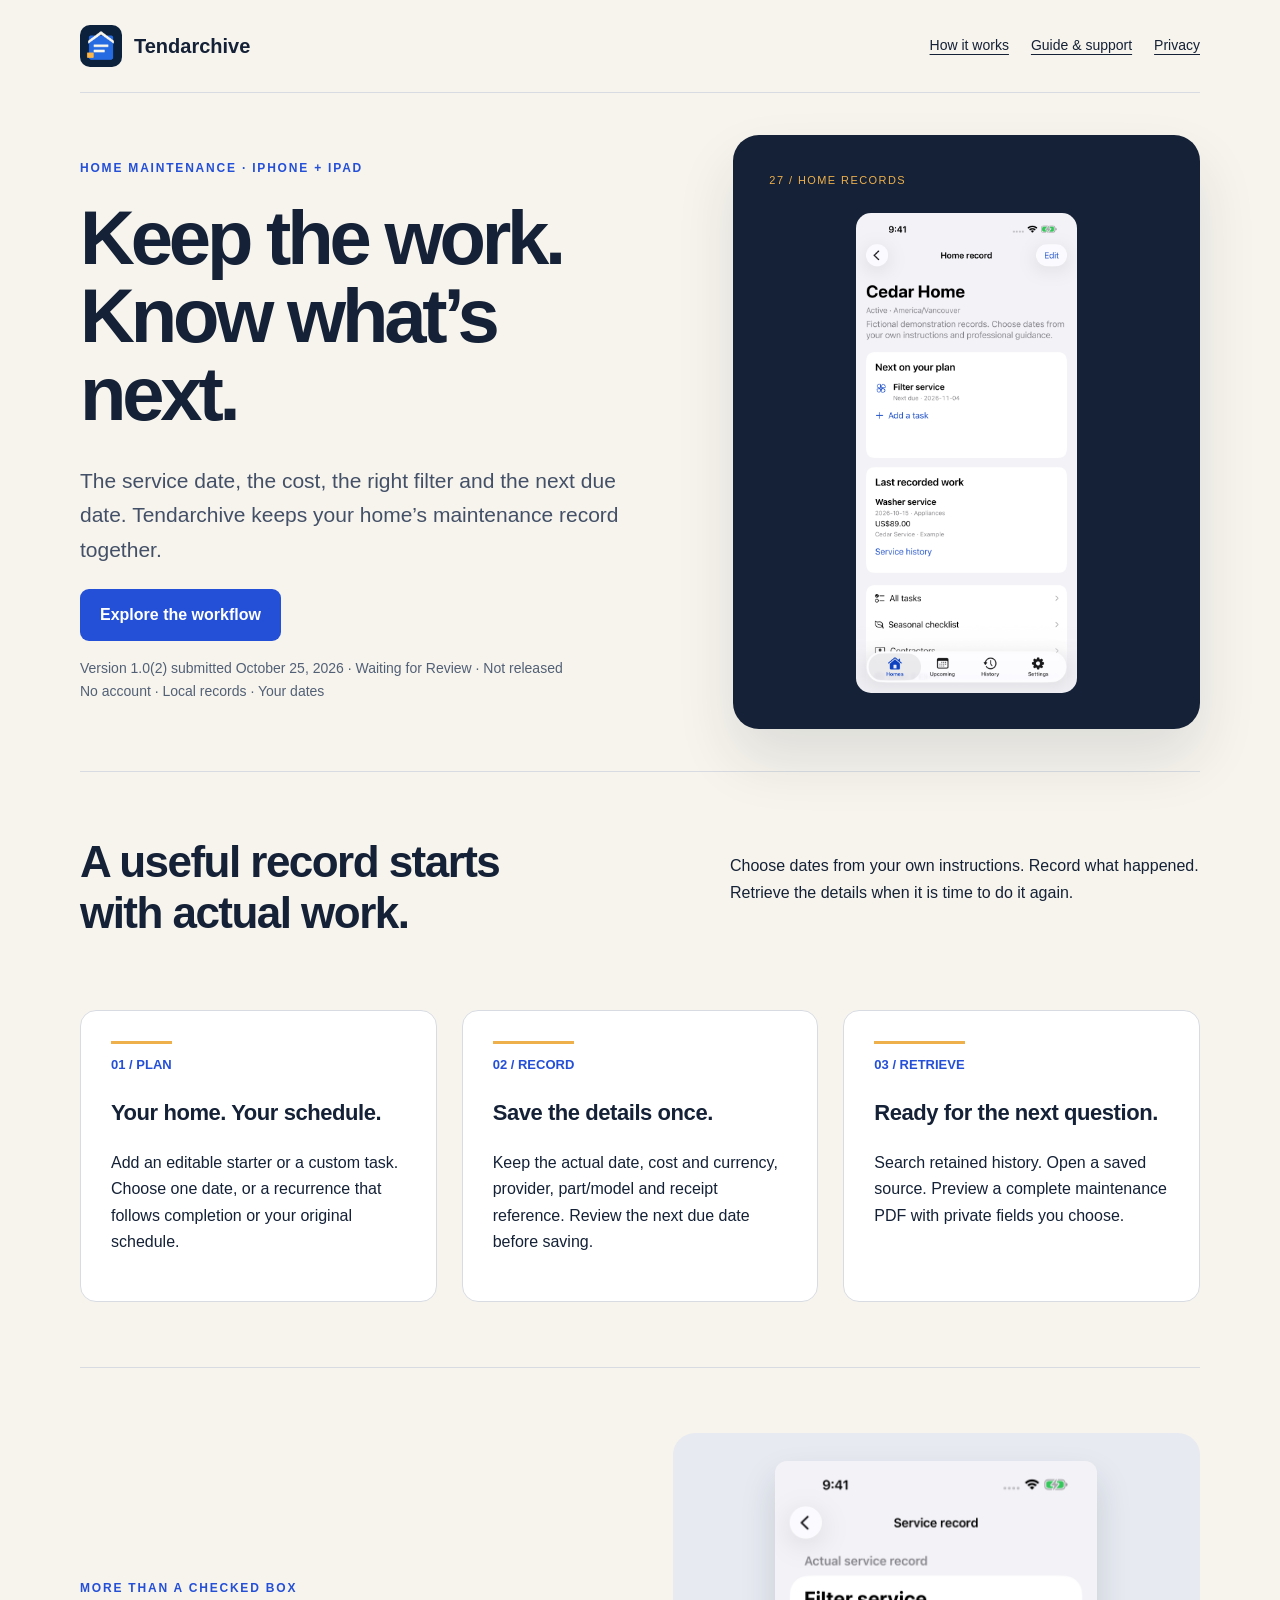
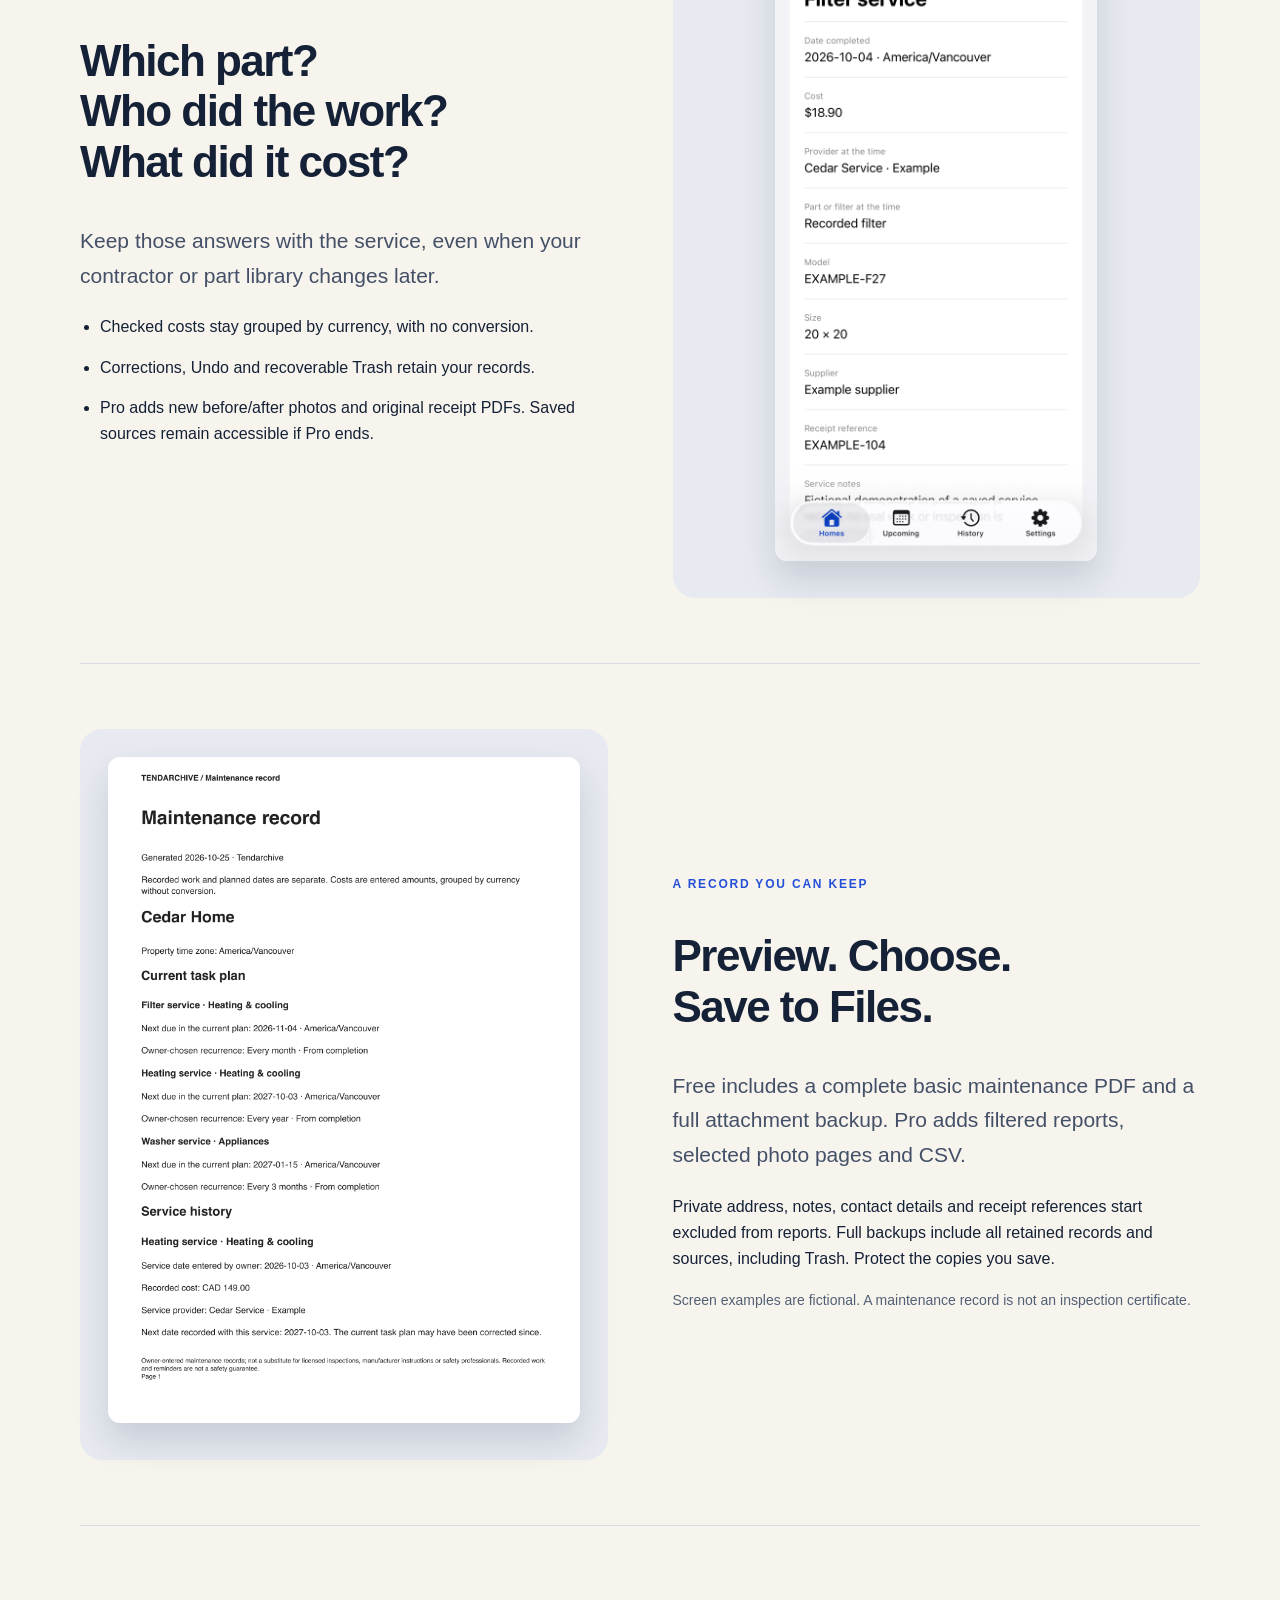
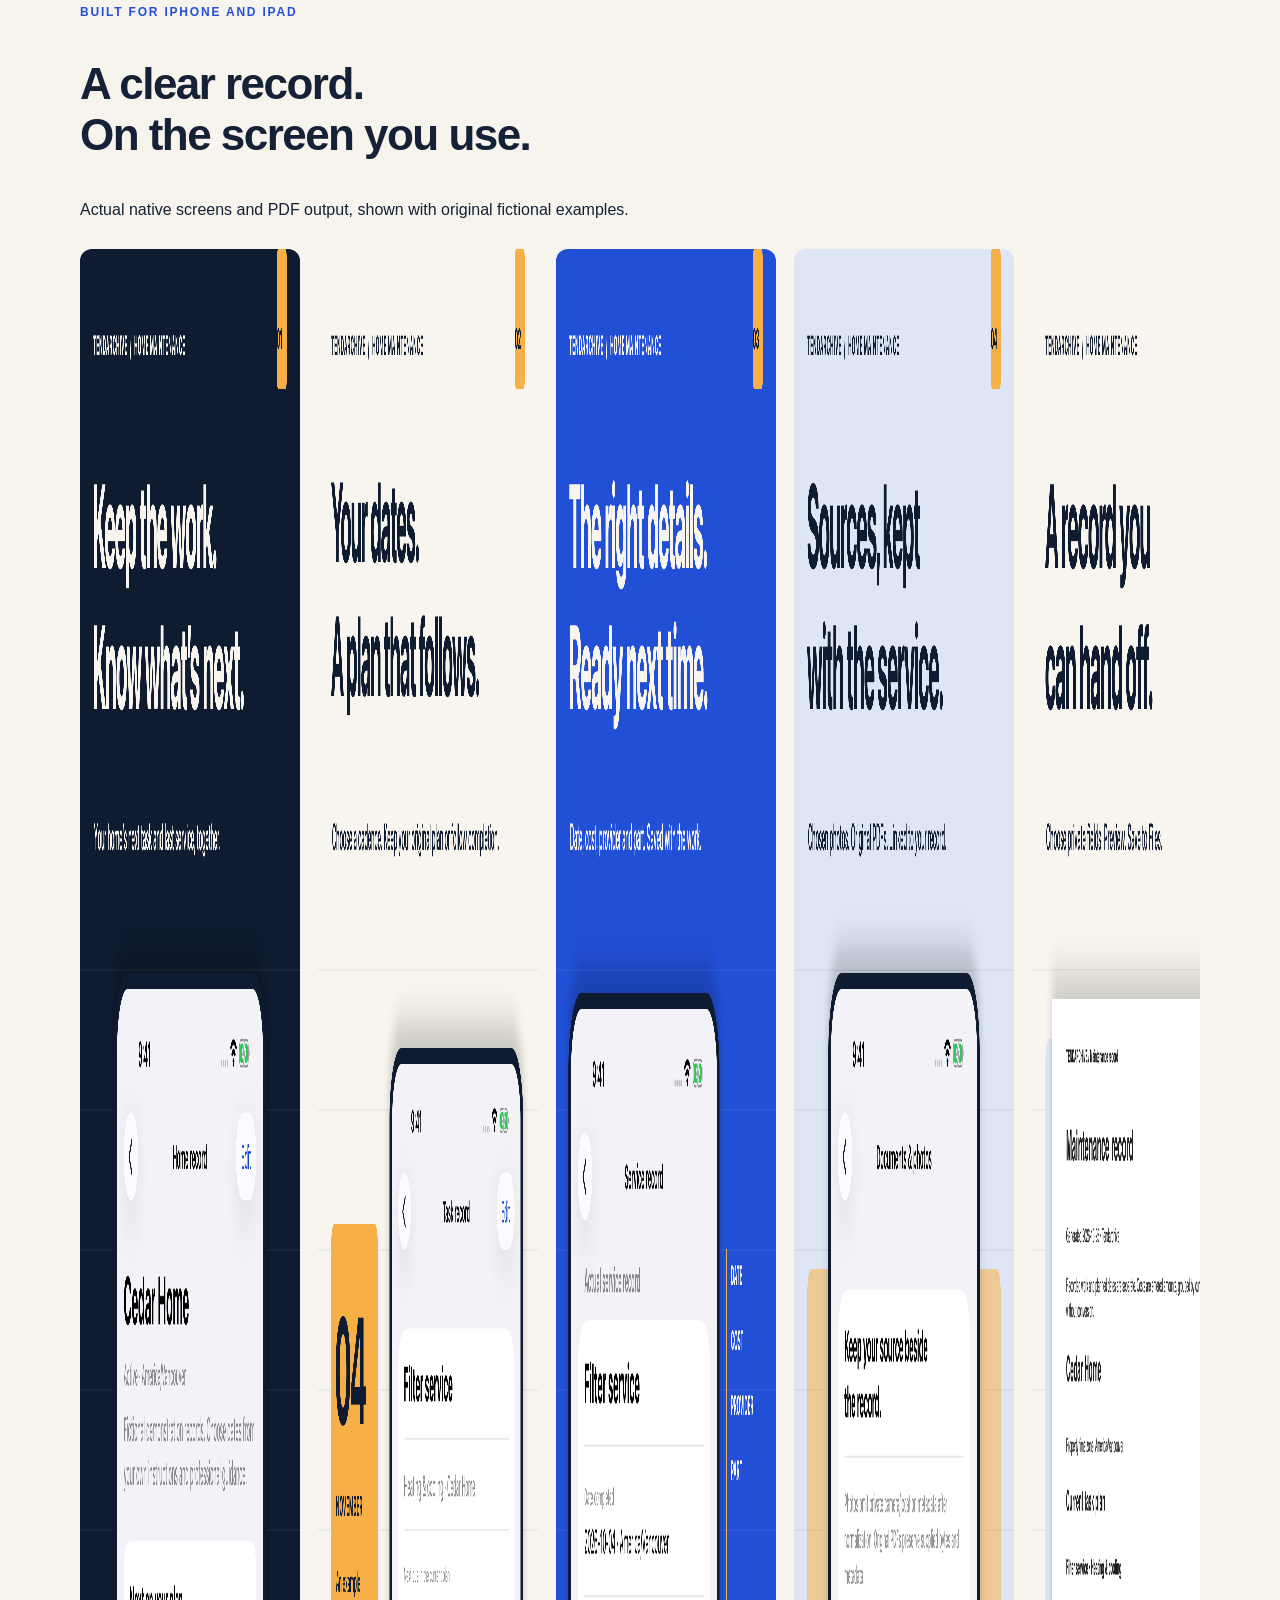
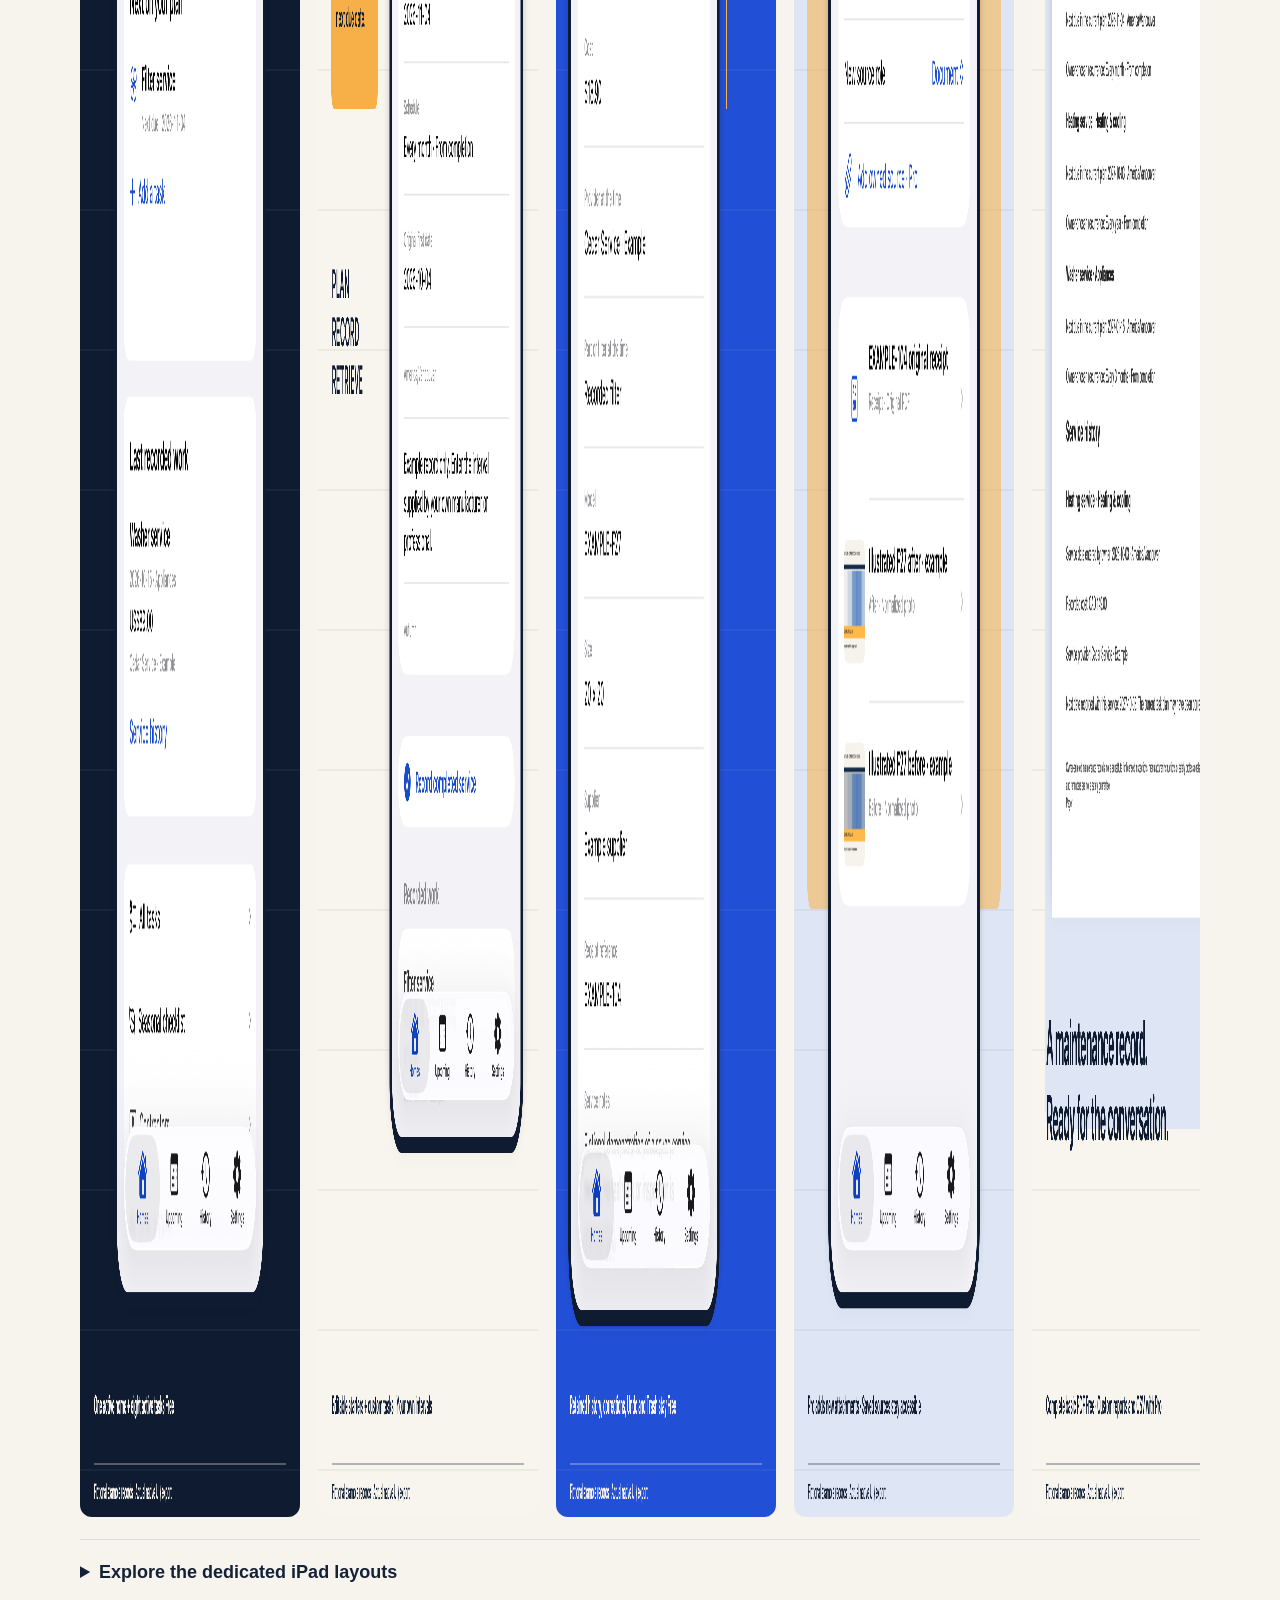
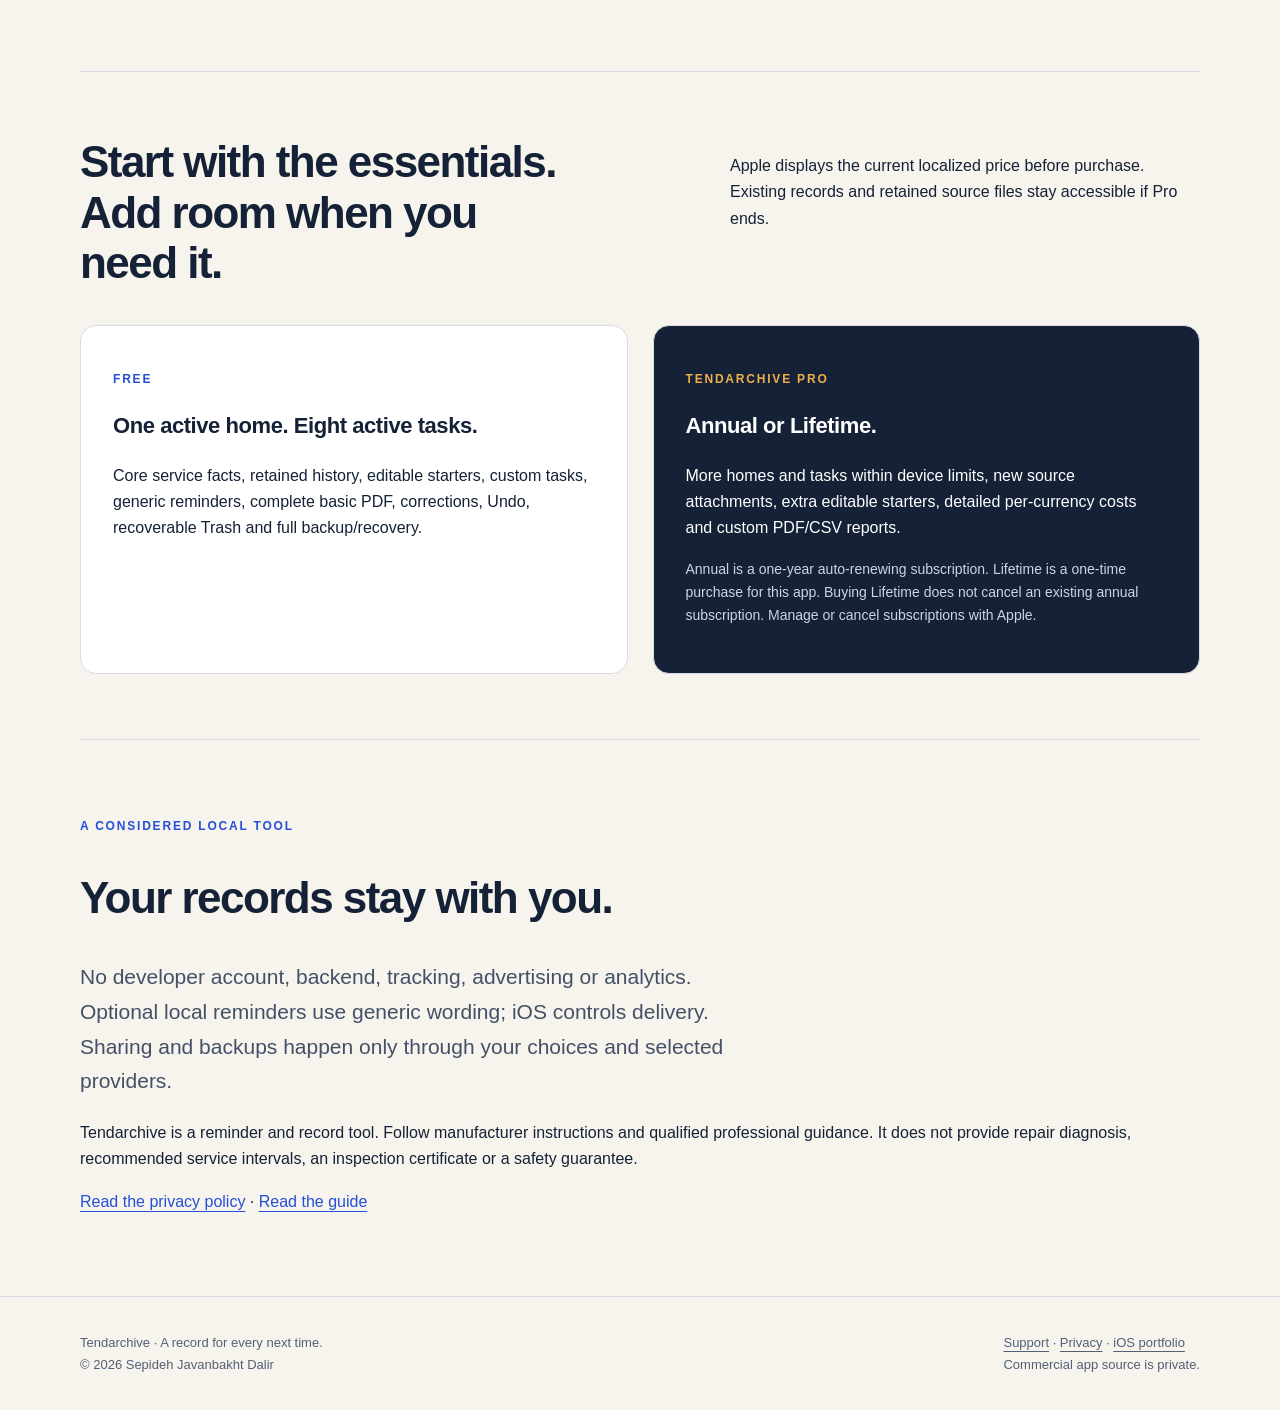
<file: index.html>
<!doctype html><html lang="en"><head><meta charset="utf-8"><meta name="viewport" content="width=device-width,initial-scale=1"><meta name="description" content="Keep home maintenance dates, service history, costs, provider and part details together. A local iPhone and iPad record tool."><title>Tendarchive — Home maintenance, kept on record</title><link rel="icon" href="assets/icon.png"><link rel="stylesheet" href="styles.css"></head><body><header class="wrap"><nav aria-label="Main navigation"><a class="brand" href="index.html"><img src="assets/icon.png" width="42" height="42" alt="">Tendarchive</a><div class="links"><a href="index.html#how">How it works</a><a href="support.html">Guide &amp; support</a><a href="privacy.html">Privacy</a></div></nav></header><main class="wrap"><section class="hero"><div><p class="eyebrow">Home maintenance · iPhone + iPad</p><h1>Keep the work.<br>Know what’s next.</h1><p class="lead">The service date, the cost, the right filter and the next due date. Tendarchive keeps your home’s maintenance record together.</p><p><a class="button" href="support.html#start">Explore the workflow</a></p><p class="small">Version 1.0(2) submitted October 25, 2026 · Waiting for Review · Not released<br>No account · Local records · Your dates</p></div><div class="hero-art"><img src="assets/home.png" alt="Tendarchive’s fictional Cedar Home record with its next planned task and last recorded service."></div></section>
<section class="section" id="how"><div class="intro"><h2>A useful record starts with actual work.</h2><p>Choose dates from your own instructions. Record what happened. Retrieve the details when it is time to do it again.</p></div><div class="steps"><article class="step"><span class="number">01 / PLAN</span><h3>Your home. Your schedule.</h3><p>Add an editable starter or a custom task. Choose one date, or a recurrence that follows completion or your original schedule.</p></article><article class="step"><span class="number">02 / RECORD</span><h3>Save the details once.</h3><p>Keep the actual date, cost and currency, provider, part/model and receipt reference. Review the next due date before saving.</p></article><article class="step"><span class="number">03 / RETRIEVE</span><h3>Ready for the next question.</h3><p>Search retained history. Open a saved source. Preview a complete maintenance PDF with private fields you choose.</p></article></div></section>
<section class="section story"><div><p class="eyebrow">More than a checked box</p><h2>Which part?<br>Who did the work?<br>What did it cost?</h2><p class="lead">Keep those answers with the service, even when your contractor or part library changes later.</p><ul class="proof-list"><li>Checked costs stay grouped by currency, with no conversion.</li><li>Corrections, Undo and recoverable Trash retain your records.</li><li>Pro adds new before/after photos and original receipt PDFs. Saved sources remain accessible if Pro ends.</li></ul></div><div class="screen"><img src="assets/service.png" loading="lazy" alt="Fictional service details showing its saved provider, part reference and recorded cost."></div></section>
<section class="section story"><div class="screen"><img src="assets/report.png" loading="lazy" alt="A preview of a maintenance PDF generated from original fictional example records."></div><div><p class="eyebrow">A record you can keep</p><h2>Preview. Choose.<br>Save to Files.</h2><p class="lead">Free includes a complete basic maintenance PDF and a full attachment backup. Pro adds filtered reports, selected photo pages and CSV.</p><p>Private address, notes, contact details and receipt references start excluded from reports. Full backups include all retained records and sources, including Trash. Protect the copies you save.</p><p class="small">Screen examples are fictional. A maintenance record is not an inspection certificate.</p></div></section>
<section class="section"><p class="eyebrow">Built for iPhone and iPad</p><h2>A clear record.<br>On the screen you use.</h2><p>Actual native screens and PDF output, shown with original fictional examples.</p><div class="campaign" aria-label="iPhone marketing campaign"><a href="assets/campaign/iphone-01.png"><img src="assets/campaign/iphone-01.png" loading="lazy" width="1320" height="2868" alt="Keep the work. Know what is next."></a><a href="assets/campaign/iphone-02.png"><img src="assets/campaign/iphone-02.png" loading="lazy" width="1320" height="2868" alt="Your dates. A plan that follows."></a><a href="assets/campaign/iphone-03.png"><img src="assets/campaign/iphone-03.png" loading="lazy" width="1320" height="2868" alt="The right details. Ready next time."></a><a href="assets/campaign/iphone-04.png"><img src="assets/campaign/iphone-04.png" loading="lazy" width="1320" height="2868" alt="Sources kept with the service."></a><a href="assets/campaign/iphone-05.png"><img src="assets/campaign/iphone-05.png" loading="lazy" width="1320" height="2868" alt="A record you can hand off."></a></div><details><summary>Explore the dedicated iPad layouts</summary><div class="campaign" aria-label="iPad marketing campaign"><a href="assets/campaign/ipad-01.png"><img src="assets/campaign/ipad-01.png" loading="lazy" width="2064" height="2752" alt="iPad: Keep the work. Know what is next."></a><a href="assets/campaign/ipad-02.png"><img src="assets/campaign/ipad-02.png" loading="lazy" width="2064" height="2752" alt="iPad: Your dates. A plan that follows."></a><a href="assets/campaign/ipad-03.png"><img src="assets/campaign/ipad-03.png" loading="lazy" width="2064" height="2752" alt="iPad: The right details. Ready next time."></a><a href="assets/campaign/ipad-04.png"><img src="assets/campaign/ipad-04.png" loading="lazy" width="2064" height="2752" alt="iPad: Sources kept with the service."></a><a href="assets/campaign/ipad-05.png"><img src="assets/campaign/ipad-05.png" loading="lazy" width="2064" height="2752" alt="iPad: A record you can hand off."></a></div></details></section><section class="section"><div class="intro"><h2>Start with the essentials.<br>Add room when you need it.</h2><p>Apple displays the current localized price before purchase. Existing records and retained source files stay accessible if Pro ends.</p></div><div class="plans"><article class="plan"><p class="eyebrow">Free</p><h3>One active home. Eight active tasks.</h3><p>Core service facts, retained history, editable starters, custom tasks, generic reminders, complete basic PDF, corrections, Undo, recoverable Trash and full backup/recovery.</p></article><article class="plan pro"><p class="eyebrow" style="color:#eeb04b">Tendarchive Pro</p><h3>Annual or Lifetime.</h3><p>More homes and tasks within device limits, new source attachments, extra editable starters, detailed per-currency costs and custom PDF/CSV reports.</p><p class="small">Annual is a one-year auto-renewing subscription. Lifetime is a one-time purchase for this app. Buying Lifetime does not cancel an existing annual subscription. Manage or cancel subscriptions with Apple.</p></article></div></section>
<section class="section"><p class="eyebrow">A considered local tool</p><h2>Your records stay with you.</h2><p class="lead">No developer account, backend, tracking, advertising or analytics. Optional local reminders use generic wording; iOS controls delivery. Sharing and backups happen only through your choices and selected providers.</p><p>Tendarchive is a reminder and record tool. Follow manufacturer instructions and qualified professional guidance. It does not provide repair diagnosis, recommended service intervals, an inspection certificate or a safety guarantee.</p><p><a href="privacy.html">Read the privacy policy</a> · <a href="support.html">Read the guide</a></p></section></main><footer><div class="wrap"><span>Tendarchive · A record for every next time.<br>© 2026 Sepideh Javanbakht Dalir</span><span><a href="support.html">Support</a> · <a href="privacy.html">Privacy</a> · <a href="https://github.com/sepidehdalir/ios-app-portfolio">iOS portfolio</a><br>Commercial app source is private.</span></div></footer></body></html>
</file>
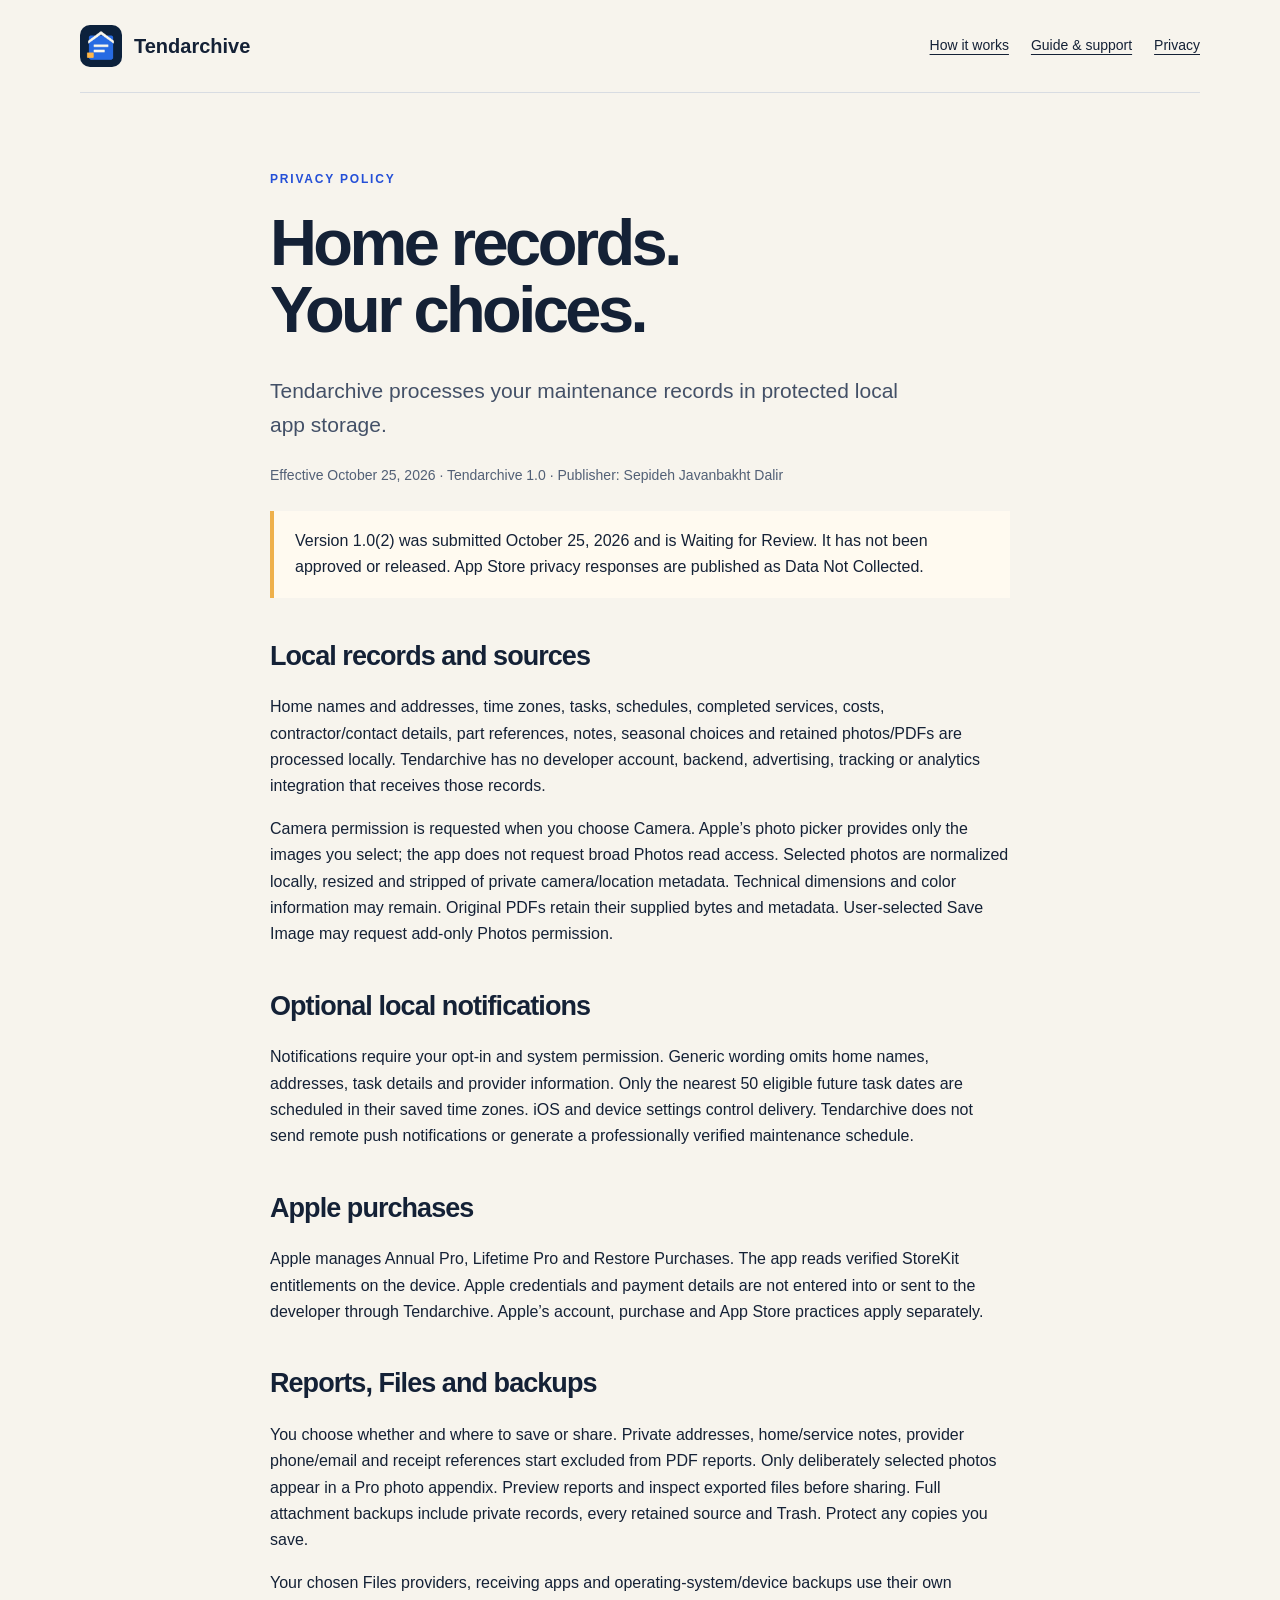
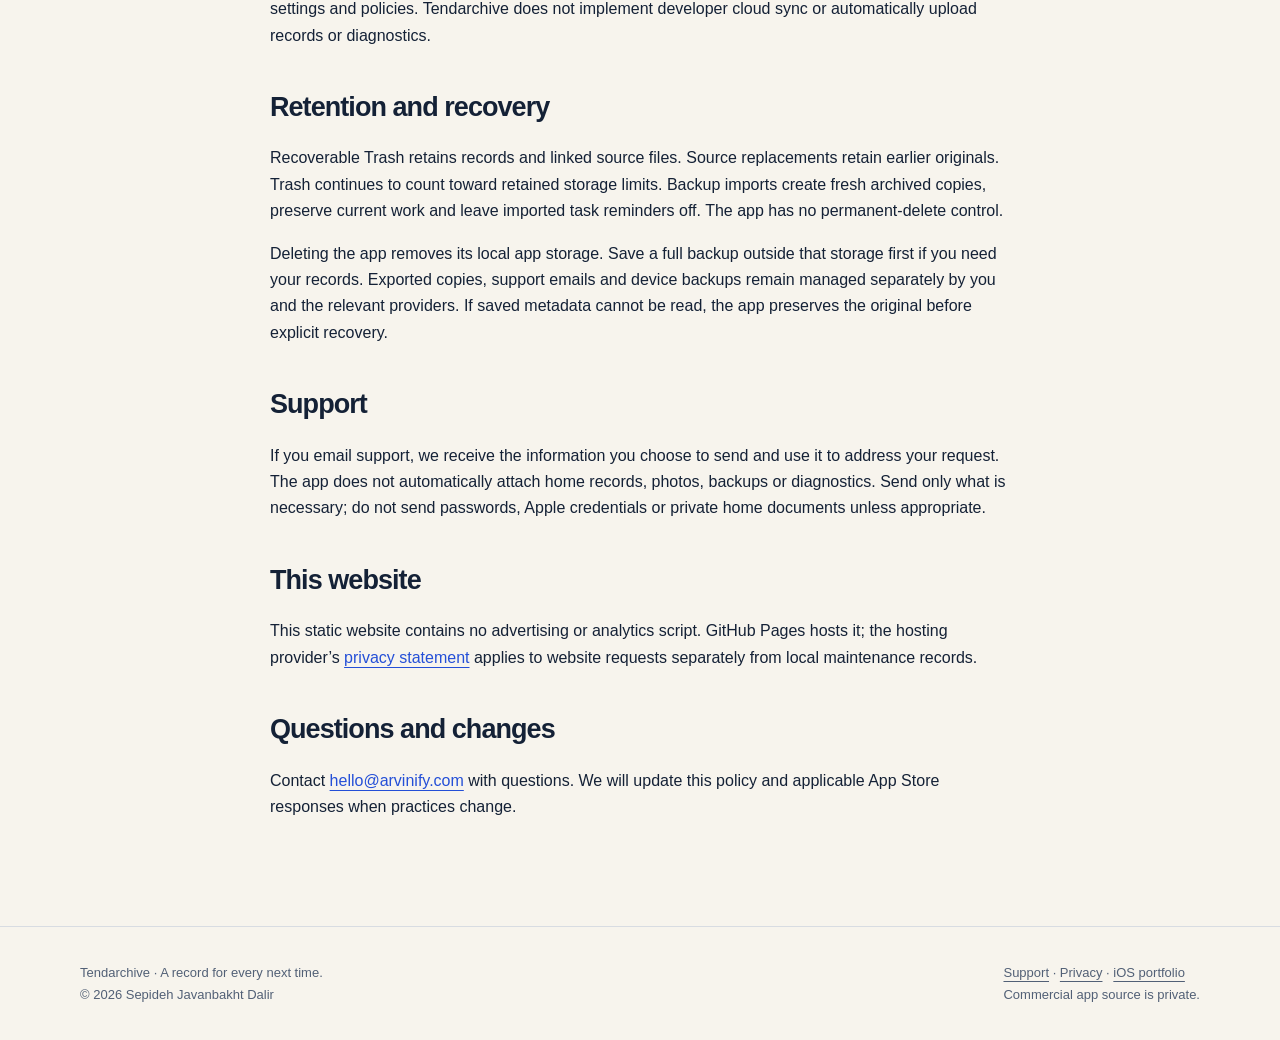
<file: privacy.html>
<!doctype html><html lang="en"><head><meta charset="utf-8"><meta name="viewport" content="width=device-width,initial-scale=1"><meta name="description" content="How Tendarchive handles local maintenance records, selected photos and PDFs, generic reminders, Apple purchases and exports."><title>Tendarchive — Privacy policy</title><link rel="icon" href="assets/icon.png"><link rel="stylesheet" href="styles.css"></head><body><header class="wrap"><nav aria-label="Main navigation"><a class="brand" href="index.html"><img src="assets/icon.png" width="42" height="42" alt="">Tendarchive</a><div class="links"><a href="index.html#how">How it works</a><a href="support.html">Guide &amp; support</a><a href="privacy.html">Privacy</a></div></nav></header><main class="document"><p class="eyebrow">Privacy policy</p><h1>Home records.<br>Your choices.</h1><p class="lead">Tendarchive processes your maintenance records in protected local app storage.</p><p class="small">Effective October 25, 2026 · Tendarchive 1.0 · Publisher: Sepideh Javanbakht Dalir</p><div class="notice">Version 1.0(2) was submitted October 25, 2026 and is Waiting for Review. It has not been approved or released. App Store privacy responses are published as Data Not Collected.</div><h2>Local records and sources</h2><p>Home names and addresses, time zones, tasks, schedules, completed services, costs, contractor/contact details, part references, notes, seasonal choices and retained photos/PDFs are processed locally. Tendarchive has no developer account, backend, advertising, tracking or analytics integration that receives those records.</p><p>Camera permission is requested when you choose Camera. Apple’s photo picker provides only the images you select; the app does not request broad Photos read access. Selected photos are normalized locally, resized and stripped of private camera/location metadata. Technical dimensions and color information may remain. Original PDFs retain their supplied bytes and metadata. User-selected Save Image may request add-only Photos permission.</p><h2>Optional local notifications</h2><p>Notifications require your opt-in and system permission. Generic wording omits home names, addresses, task details and provider information. Only the nearest 50 eligible future task dates are scheduled in their saved time zones. iOS and device settings control delivery. Tendarchive does not send remote push notifications or generate a professionally verified maintenance schedule.</p><h2>Apple purchases</h2><p>Apple manages Annual Pro, Lifetime Pro and Restore Purchases. The app reads verified StoreKit entitlements on the device. Apple credentials and payment details are not entered into or sent to the developer through Tendarchive. Apple’s account, purchase and App Store practices apply separately.</p><h2>Reports, Files and backups</h2><p>You choose whether and where to save or share. Private addresses, home/service notes, provider phone/email and receipt references start excluded from PDF reports. Only deliberately selected photos appear in a Pro photo appendix. Preview reports and inspect exported files before sharing. Full attachment backups include private records, every retained source and Trash. Protect any copies you save.</p><p>Your chosen Files providers, receiving apps and operating-system/device backups use their own settings and policies. Tendarchive does not implement developer cloud sync or automatically upload records or diagnostics.</p><h2>Retention and recovery</h2><p>Recoverable Trash retains records and linked source files. Source replacements retain earlier originals. Trash continues to count toward retained storage limits. Backup imports create fresh archived copies, preserve current work and leave imported task reminders off. The app has no permanent-delete control.</p><p>Deleting the app removes its local app storage. Save a full backup outside that storage first if you need your records. Exported copies, support emails and device backups remain managed separately by you and the relevant providers. If saved metadata cannot be read, the app preserves the original before explicit recovery.</p><h2>Support</h2><p>If you email support, we receive the information you choose to send and use it to address your request. The app does not automatically attach home records, photos, backups or diagnostics. Send only what is necessary; do not send passwords, Apple credentials or private home documents unless appropriate.</p><h2>This website</h2><p>This static website contains no advertising or analytics script. GitHub Pages hosts it; the hosting provider’s <a href="https://docs.github.com/en/site-policy/privacy-policies/github-general-privacy-statement">privacy statement</a> applies to website requests separately from local maintenance records.</p><h2>Questions and changes</h2><p>Contact <a href="mailto:hello@arvinify.com">hello@arvinify.com</a> with questions. We will update this policy and applicable App Store responses when practices change.</p></main><footer><div class="wrap"><span>Tendarchive · A record for every next time.<br>© 2026 Sepideh Javanbakht Dalir</span><span><a href="support.html">Support</a> · <a href="privacy.html">Privacy</a> · <a href="https://github.com/sepidehdalir/ios-app-portfolio">iOS portfolio</a><br>Commercial app source is private.</span></div></footer></body></html>
</file>
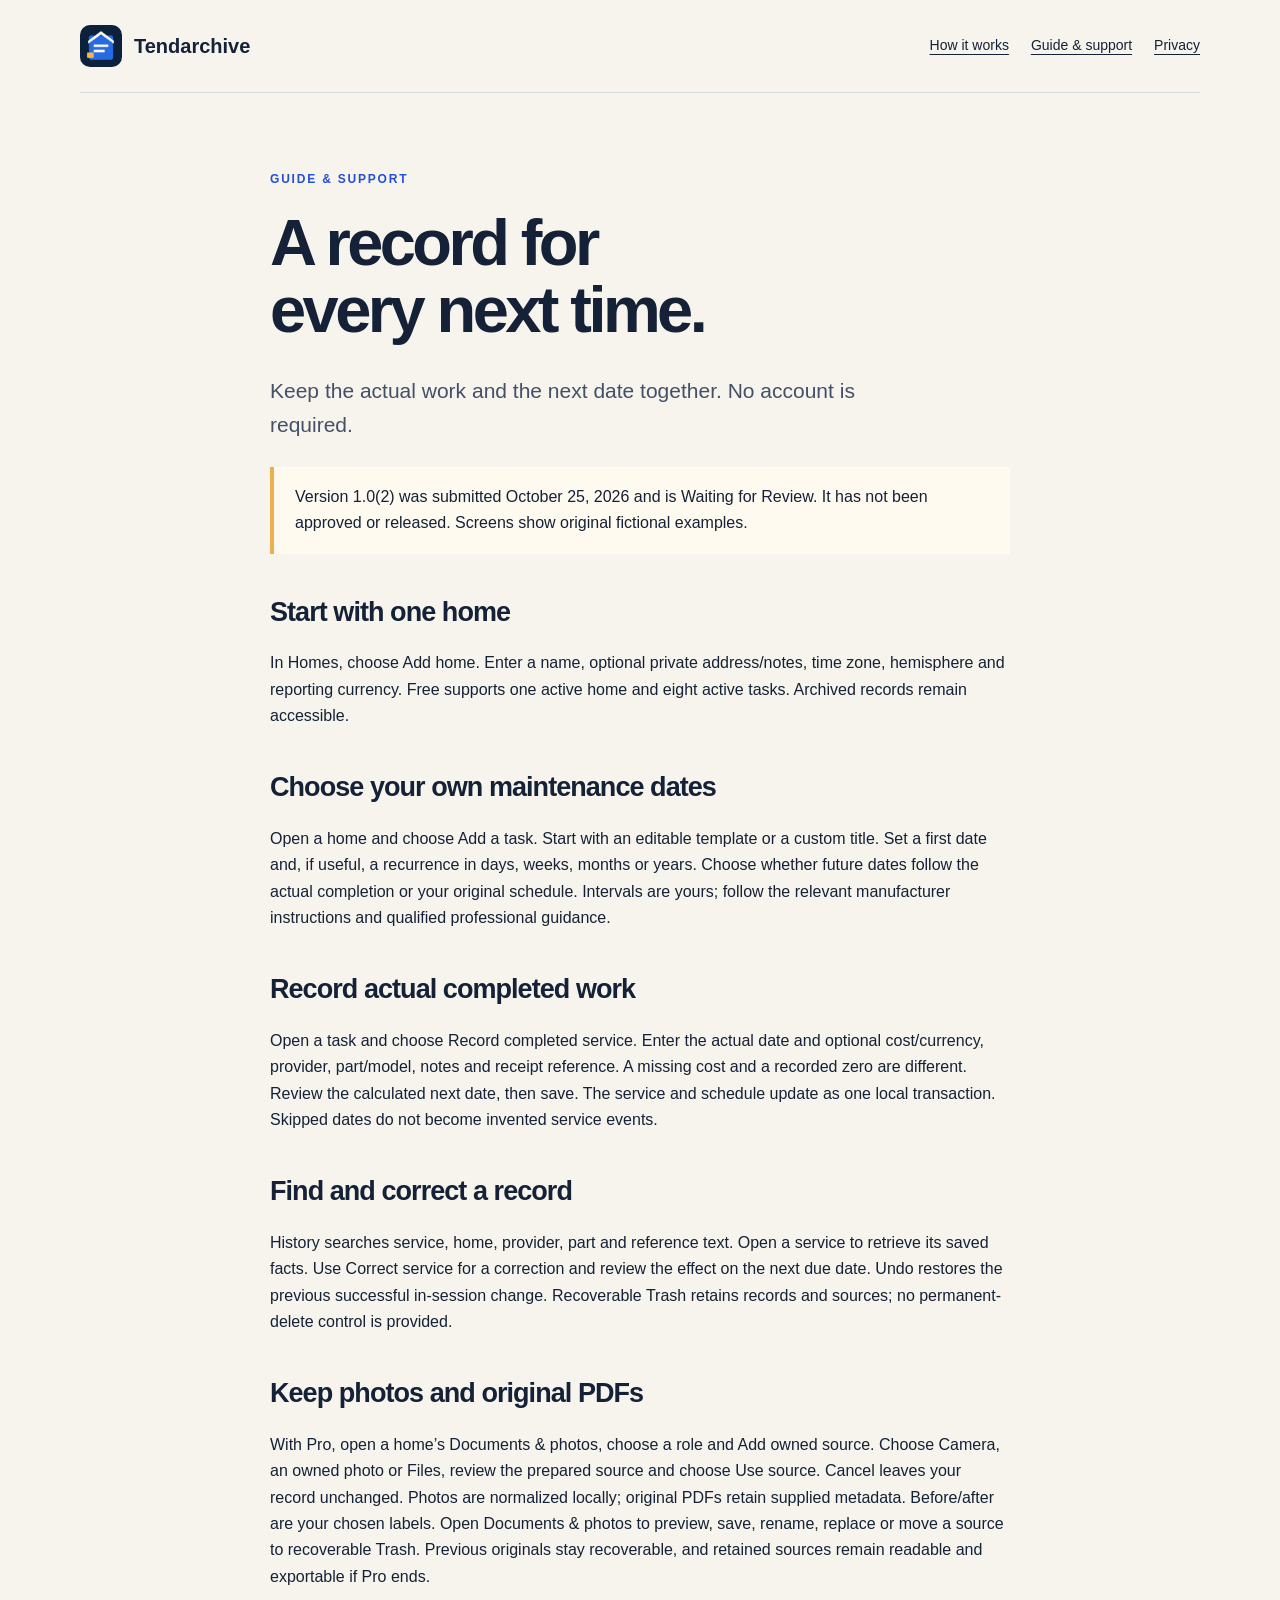
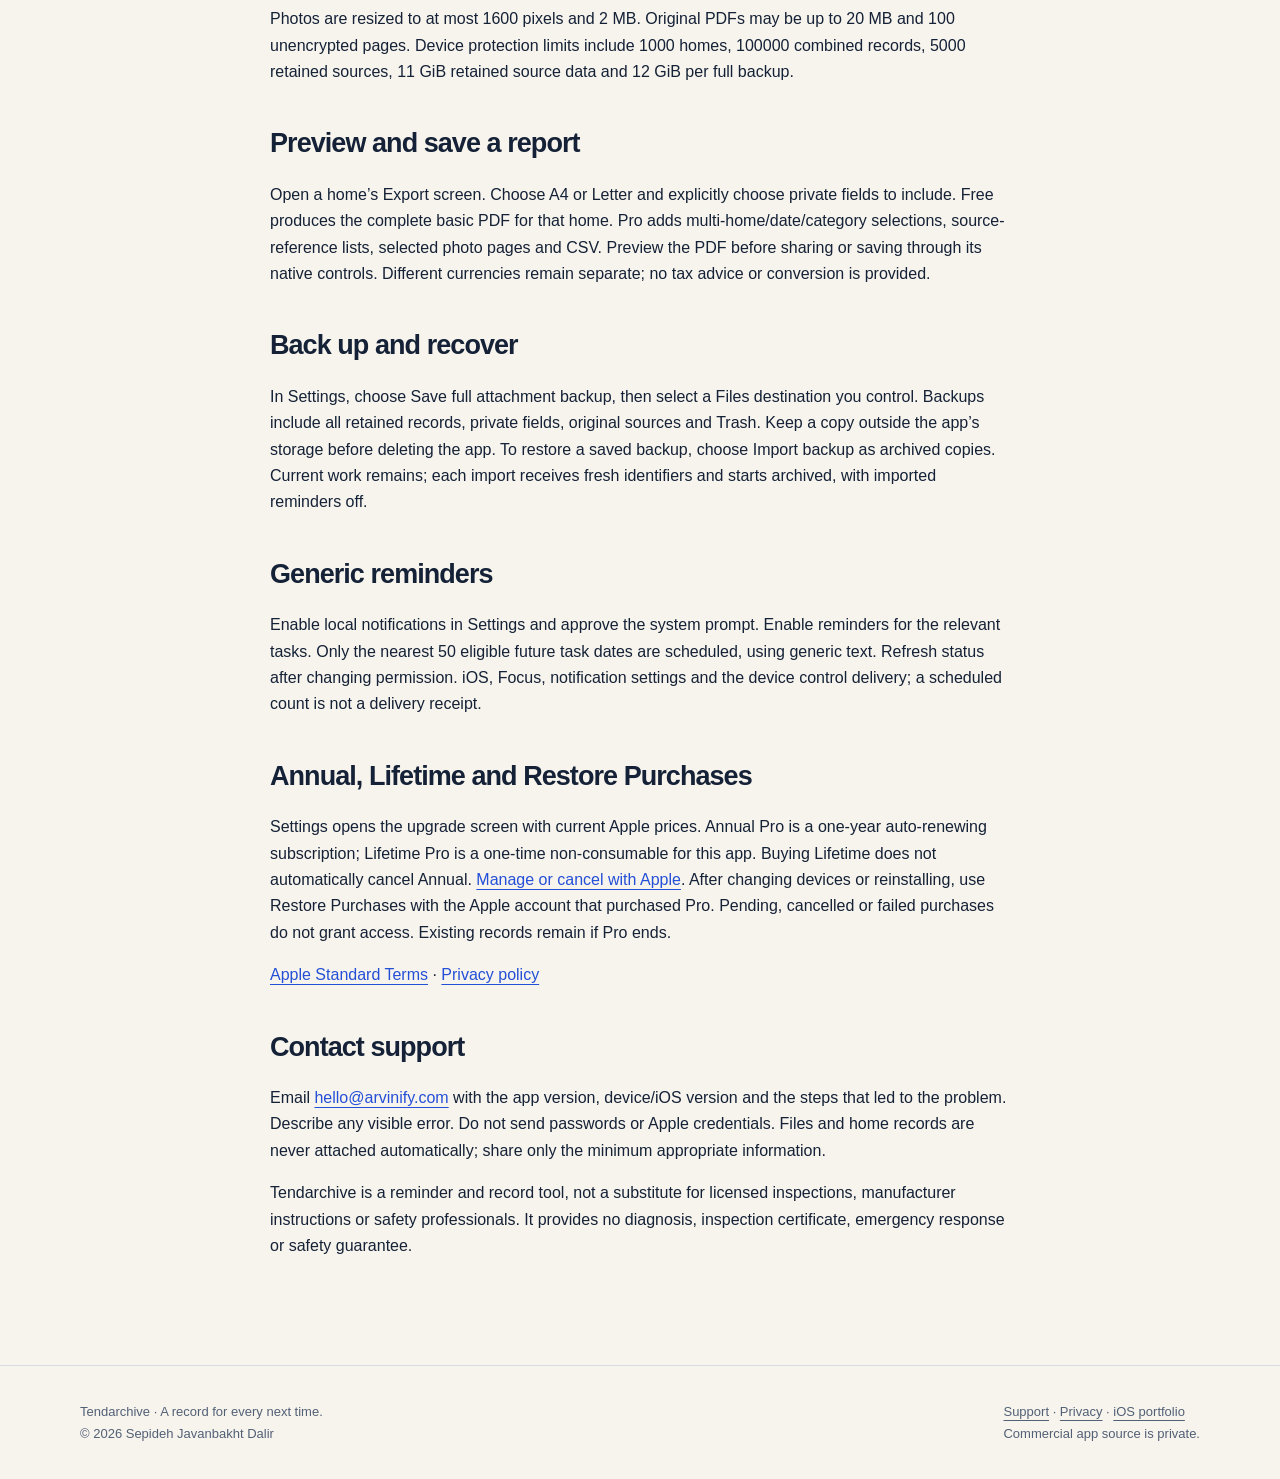
<file: support.html>
<!doctype html><html lang="en"><head><meta charset="utf-8"><meta name="viewport" content="width=device-width,initial-scale=1"><meta name="description" content="Create a maintenance plan, record completed work, retrieve service facts, save reports and restore local backups with Tendarchive."><title>Tendarchive — Guide & support</title><link rel="icon" href="assets/icon.png"><link rel="stylesheet" href="styles.css"></head><body><header class="wrap"><nav aria-label="Main navigation"><a class="brand" href="index.html"><img src="assets/icon.png" width="42" height="42" alt="">Tendarchive</a><div class="links"><a href="index.html#how">How it works</a><a href="support.html">Guide &amp; support</a><a href="privacy.html">Privacy</a></div></nav></header><main class="document"><p class="eyebrow">Guide &amp; support</p><h1>A record for<br>every next time.</h1><p class="lead">Keep the actual work and the next date together. No account is required.</p><div class="notice">Version 1.0(2) was submitted October 25, 2026 and is Waiting for Review. It has not been approved or released. Screens show original fictional examples.</div><h2 id="start">Start with one home</h2><p>In Homes, choose Add home. Enter a name, optional private address/notes, time zone, hemisphere and reporting currency. Free supports one active home and eight active tasks. Archived records remain accessible.</p><h2>Choose your own maintenance dates</h2><p>Open a home and choose Add a task. Start with an editable template or a custom title. Set a first date and, if useful, a recurrence in days, weeks, months or years. Choose whether future dates follow the actual completion or your original schedule. Intervals are yours; follow the relevant manufacturer instructions and qualified professional guidance.</p><h2>Record actual completed work</h2><p>Open a task and choose Record completed service. Enter the actual date and optional cost/currency, provider, part/model, notes and receipt reference. A missing cost and a recorded zero are different. Review the calculated next date, then save. The service and schedule update as one local transaction. Skipped dates do not become invented service events.</p><h2>Find and correct a record</h2><p>History searches service, home, provider, part and reference text. Open a service to retrieve its saved facts. Use Correct service for a correction and review the effect on the next due date. Undo restores the previous successful in-session change. Recoverable Trash retains records and sources; no permanent-delete control is provided.</p><h2>Keep photos and original PDFs</h2><p>With Pro, open a home’s Documents &amp; photos, choose a role and Add owned source. Choose Camera, an owned photo or Files, review the prepared source and choose Use source. Cancel leaves your record unchanged. Photos are normalized locally; original PDFs retain supplied metadata. Before/after are your chosen labels. Open Documents &amp; photos to preview, save, rename, replace or move a source to recoverable Trash. Previous originals stay recoverable, and retained sources remain readable and exportable if Pro ends.</p><p>Photos are resized to at most 1600 pixels and 2 MB. Original PDFs may be up to 20 MB and 100 unencrypted pages. Device protection limits include 1000 homes, 100000 combined records, 5000 retained sources, 11 GiB retained source data and 12 GiB per full backup.</p><h2>Preview and save a report</h2><p>Open a home’s Export screen. Choose A4 or Letter and explicitly choose private fields to include. Free produces the complete basic PDF for that home. Pro adds multi-home/date/category selections, source-reference lists, selected photo pages and CSV. Preview the PDF before sharing or saving through its native controls. Different currencies remain separate; no tax advice or conversion is provided.</p><h2>Back up and recover</h2><p>In Settings, choose Save full attachment backup, then select a Files destination you control. Backups include all retained records, private fields, original sources and Trash. Keep a copy outside the app’s storage before deleting the app. To restore a saved backup, choose Import backup as archived copies. Current work remains; each import receives fresh identifiers and starts archived, with imported reminders off.</p><h2>Generic reminders</h2><p>Enable local notifications in Settings and approve the system prompt. Enable reminders for the relevant tasks. Only the nearest 50 eligible future task dates are scheduled, using generic text. Refresh status after changing permission. iOS, Focus, notification settings and the device control delivery; a scheduled count is not a delivery receipt.</p><h2>Annual, Lifetime and Restore Purchases</h2><p>Settings opens the upgrade screen with current Apple prices. Annual Pro is a one-year auto-renewing subscription; Lifetime Pro is a one-time non-consumable for this app. Buying Lifetime does not automatically cancel Annual. <a href="https://apps.apple.com/account/subscriptions">Manage or cancel with Apple</a>. After changing devices or reinstalling, use Restore Purchases with the Apple account that purchased Pro. Pending, cancelled or failed purchases do not grant access. Existing records remain if Pro ends.</p><p><a href="https://www.apple.com/legal/internet-services/itunes/dev/stdeula/">Apple Standard Terms</a> · <a href="privacy.html">Privacy policy</a></p><h2>Contact support</h2><p>Email <a href="mailto:hello@arvinify.com">hello@arvinify.com</a> with the app version, device/iOS version and the steps that led to the problem. Describe any visible error. Do not send passwords or Apple credentials. Files and home records are never attached automatically; share only the minimum appropriate information.</p><p>Tendarchive is a reminder and record tool, not a substitute for licensed inspections, manufacturer instructions or safety professionals. It provides no diagnosis, inspection certificate, emergency response or safety guarantee.</p></main><footer><div class="wrap"><span>Tendarchive · A record for every next time.<br>© 2026 Sepideh Javanbakht Dalir</span><span><a href="support.html">Support</a> · <a href="privacy.html">Privacy</a> · <a href="https://github.com/sepidehdalir/ios-app-portfolio">iOS portfolio</a><br>Commercial app source is private.</span></div></footer></body></html>
</file>
<file: styles.css>
:root{color-scheme:light;--ink:#142136;--blue:#244fd7;--amber:#eeb04b;--paper:#f7f4ed;--line:#d8dce2}*{box-sizing:border-box}body{margin:0;background:var(--paper);color:var(--ink);font-family:-apple-system,BlinkMacSystemFont,"Segoe UI",sans-serif;line-height:1.65}a{color:var(--blue);text-underline-offset:4px}a:focus-visible,summary:focus-visible{outline:3px solid var(--amber);outline-offset:5px}.wrap{max-width:1180px;margin:auto;padding:0 30px}nav{display:flex;justify-content:space-between;align-items:center;gap:24px;padding:25px 0;border-bottom:1px solid var(--line)}.brand{display:flex;align-items:center;gap:12px;text-decoration:none;color:var(--ink);font-size:20px;font-weight:750}.brand img{border-radius:10px}.links{display:flex;flex-wrap:wrap;gap:22px;font-size:14px}.links a{color:var(--ink)}.hero{display:grid;grid-template-columns:1.25fr 1fr;gap:70px;align-items:center;padding:42px 0}.eyebrow{text-transform:uppercase;letter-spacing:.15em;font-size:12px;font-weight:750;color:var(--blue)}h1{font-size:clamp(42px,6.1vw,76px);letter-spacing:-.055em;line-height:1.03;font-weight:750;margin:20px 0 30px}h2{font-size:clamp(29px,3.5vw,44px);letter-spacing:-.035em;line-height:1.15}h3{font-size:22px;line-height:1.3;letter-spacing:-.02em}.lead{font-size:21px;max-width:660px;color:#435067}.small{font-size:14px;color:#526076}.notice{padding:17px 21px;border-left:4px solid var(--amber);background:#fffaf0;margin:24px 0}.button{display:inline-block;background:var(--blue);color:white;border-radius:9px;padding:13px 20px;text-decoration:none;font-weight:650}.hero-art{position:relative;background:var(--ink);padding:36px;border-radius:26px;box-shadow:0 30px 60px #1421361c}.hero-art:before{content:"27 / HOME RECORDS";display:block;color:var(--amber);letter-spacing:.13em;font-size:11px;margin-bottom:24px}.hero-art img{display:block;width:auto;height:auto;max-width:100%;max-height:480px;margin:0 auto;border-radius:15px}.section{padding:65px 0;border-top:1px solid var(--line)}.intro{display:flex;gap:55px;align-items:start;justify-content:space-between}.intro h2{max-width:500px;margin-top:0}.intro p{max-width:470px}.steps{display:grid;grid-template-columns:repeat(3,1fr);gap:25px;margin-top:35px}.step{background:white;border:1px solid var(--line);padding:30px;border-radius:16px}.number{display:inline-block;color:var(--blue);font-size:13px;font-weight:750;border-top:3px solid var(--amber);padding-top:10px}.story{display:grid;grid-template-columns:1fr 1fr;gap:65px;align-items:center}.screen{background:#e7eaf1;border-radius:22px;padding:28px;text-align:center}.screen img{max-width:100%;max-height:700px;border-radius:12px;box-shadow:0 18px 35px #14213626}.proof-list{padding-left:20px}.proof-list li{margin:14px 0}.campaign{display:flex;gap:18px;overflow-x:auto;padding:10px 0 22px}.campaign a{flex:0 0 220px}.campaign img{width:100%;display:block;border-radius:12px}.plans{display:grid;grid-template-columns:1fr 1fr;gap:25px}.plan{padding:32px;border:1px solid var(--line);border-radius:16px;background:white}.plan.pro{background:var(--ink);color:white}.plan.pro .small{color:#cdd5e5}.document{max-width:800px;margin:auto;padding:65px 30px 90px}.document h1{font-size:clamp(40px,6vw,65px)}.document h2{font-size:27px;margin-top:43px}.document h3{font-size:21px}footer{border-top:1px solid var(--line);padding:35px 0;color:#526076;font-size:13px}footer .wrap{display:flex;justify-content:space-between;gap:30px}footer a{color:inherit}details{border-top:1px solid var(--line);padding:18px 0}summary{cursor:pointer;font-size:18px;font-weight:650}@media(max-width:760px){.wrap{padding:0 20px}nav{align-items:flex-start;flex-direction:column;gap:15px}.links{gap:16px}.hero{grid-template-columns:1fr;padding:45px 0;gap:30px}.hero-art{max-width:430px;margin:auto;padding:25px}.intro,.story{display:block}.steps,.plans{grid-template-columns:1fr}.section{padding:42px 0}.story .screen{margin-top:30px}footer .wrap{flex-direction:column}.document{padding-top:42px}.lead{font-size:19px}}
</file>
